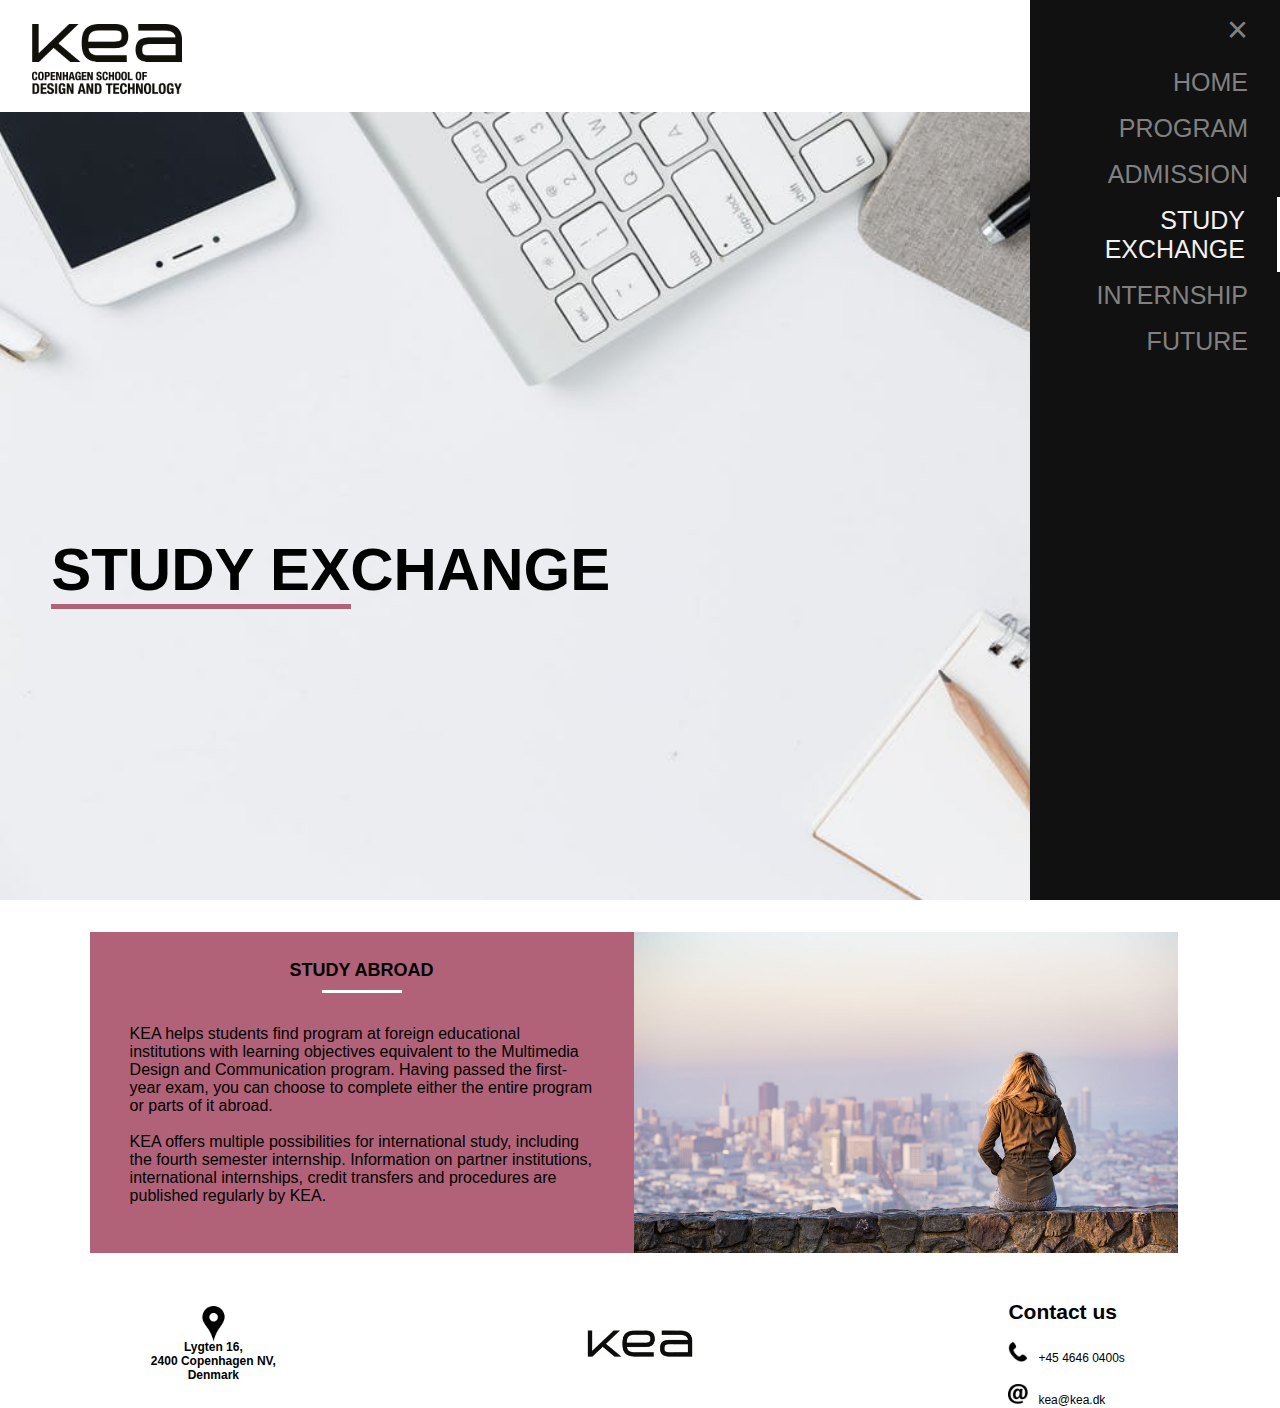
<file: abroad.html>
<!DOCTYPE html>
<html lang="en">

<head>
    <meta charset="utf-8">
    <meta name="viewport" content="width=device-width, initial-scale=1.0">
    <title>MMD Curriculum</title>
    <link rel="stylesheet" href="style.css">
</head>

<body onscroll="closeNav()">
    <header> <img class="logo" src="images/logo.png" />
        <span onclick="openNav()" class="burger-menu">&#9776;</span>
        <nav id="sidenav" class="main-nav"> <a href="#" class="closebtn" onclick="closeNav()">&times;</a> <a href="index.html">HOME</a> <a href="program.html">PROGRAM</a> <a href="admission.html">ADMISSION</a> <a href="abroad.html" class="highlighted">STUDY EXCHANGE</a>
            <a href="internship.html">INTERNSHIP</a>
            <a href="future.html">FUTURE</a>
        </nav>
        <!--- this div is gonna be the background img-->
    </header>
    <div onclick="closeNav()">
    <div class="wfb backImg" id="exchange">
        <!---  <img class="background" src="" alt="background picture" />
--->
        <div class="title">
            <h1>STUDY EXCHANGE
                <div class="abroad-line"></div>
            </h1>
        </div>
    </div>
    <section class="grid">
        <div class="img-style img-7">
        </div>
        <div class="wf contLeft color-6">
            <h1>STUDY ABROAD</h1>
            <div class="line"></div>
            <p class="">KEA helps students find program at foreign educational institutions with learning objectives equivalent to the Multimedia Design and Communication program. Having passed the first-year exam, you can choose to complete either the entire program or parts of it abroad.<br>
                <br> KEA offers multiple possibilities for international study, including the fourth semester internship. Information on partner institutions, international internships, credit transfers and procedures are published regularly by KEA.

            </p>


        </div>

    </section>

    <footer>
        <div>
            <img class="iconLocation" src="images/11205-200.png">

            <a href="https://www.google.dk/maps/place/KEA+Copenhagen+School+of+Design+and+Technology+-+K%C3%B8benhavns+Erhvervsakademi/@55.7051535,12.5362084,17z/data=!4m8!1m2!2m1!1skea+lygten+16!3m4!1s0x0:0x4f1c40b349cd8482!8m2!3d55.7063711!4d12.53913">
                <h3>Lygten 16, <br>2400 Copenhagen NV, <br>Denmark
                </h3>
            </a>
        </div>

        <div>
            <img class="footerLogo" src="images/logo-footer.png">
        </div>

        <div>
            <h2>Contact us
            </h2>
            <a href="tel:+45 4646 0400"><img class="icons" src="images/phone.png">+45 4646 0400s</a>
            <br><br>
            <a href="mailto:kea@kea.dk"><img class="icons" src="images/email.png">kea@kea.dk</a>
        </div>
    </footer>

    <script src="script.js"></script>
     </div>
</body>

</html>
</file>
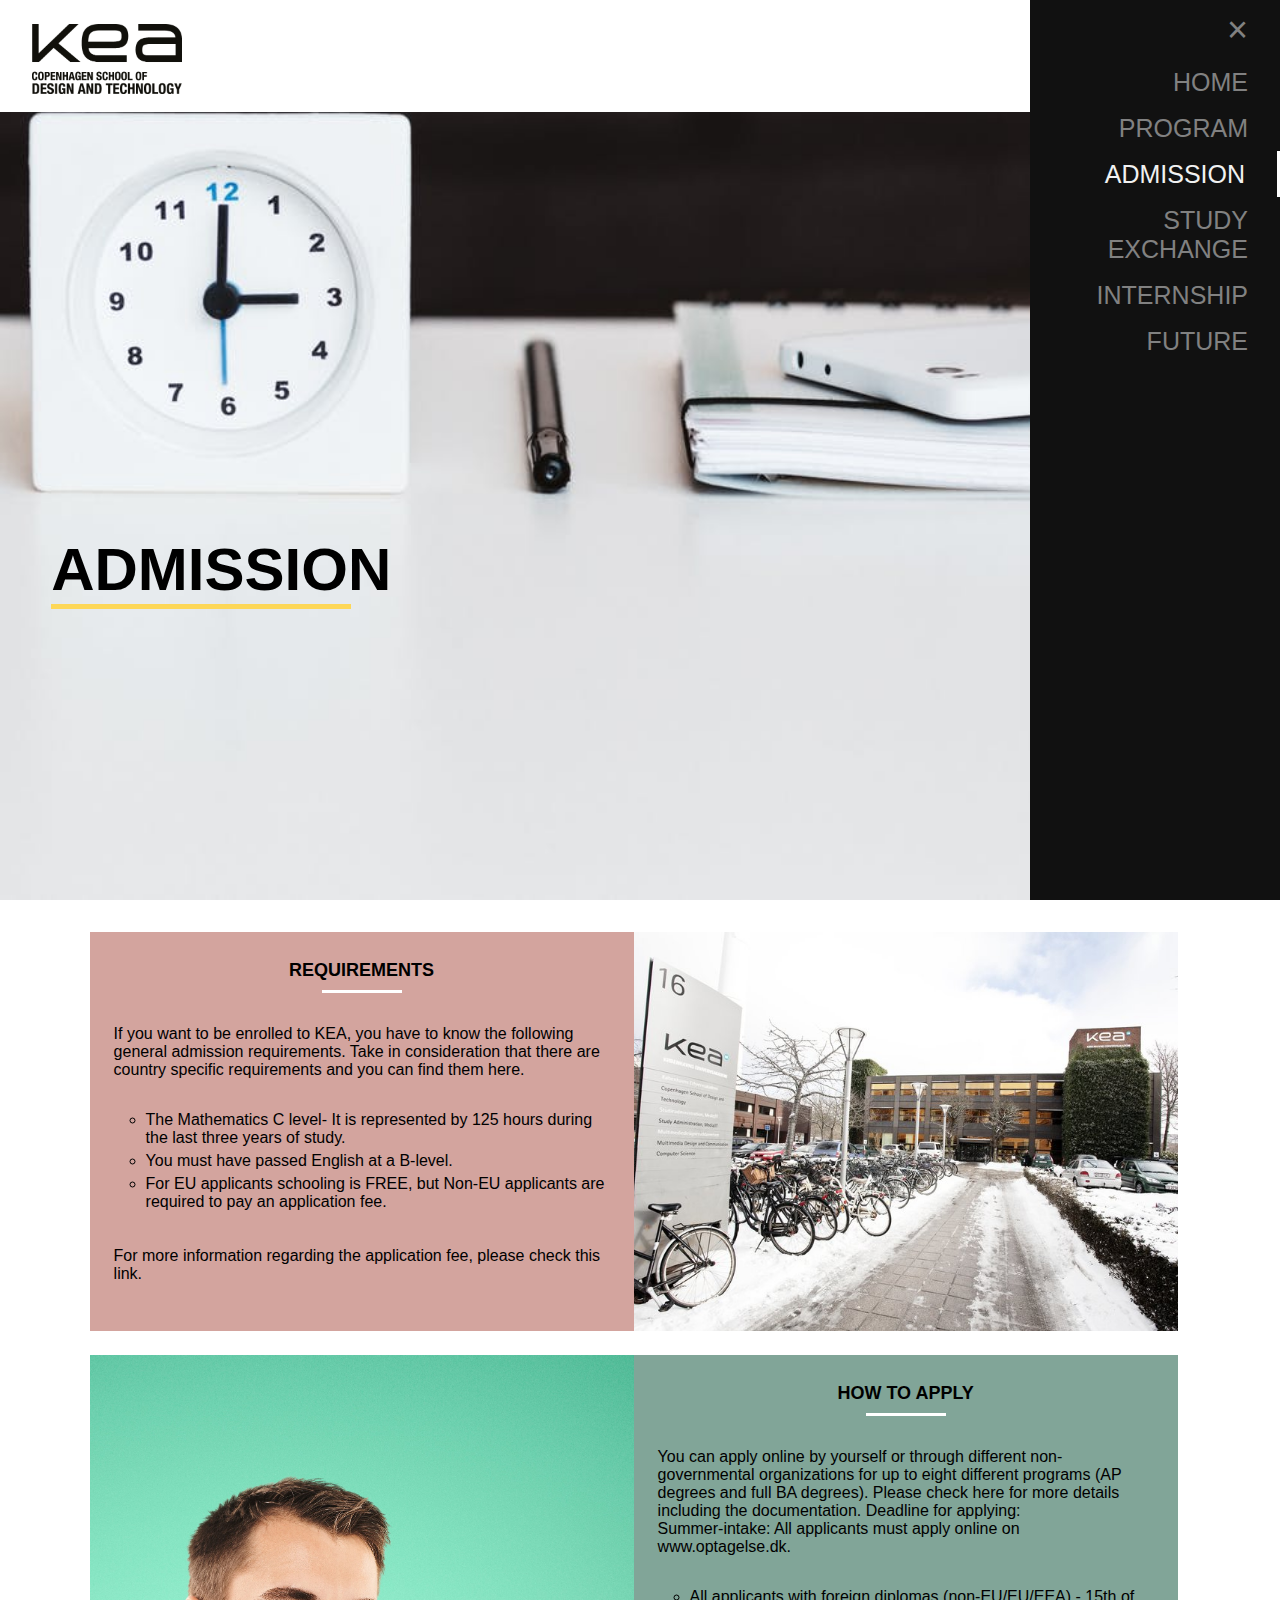
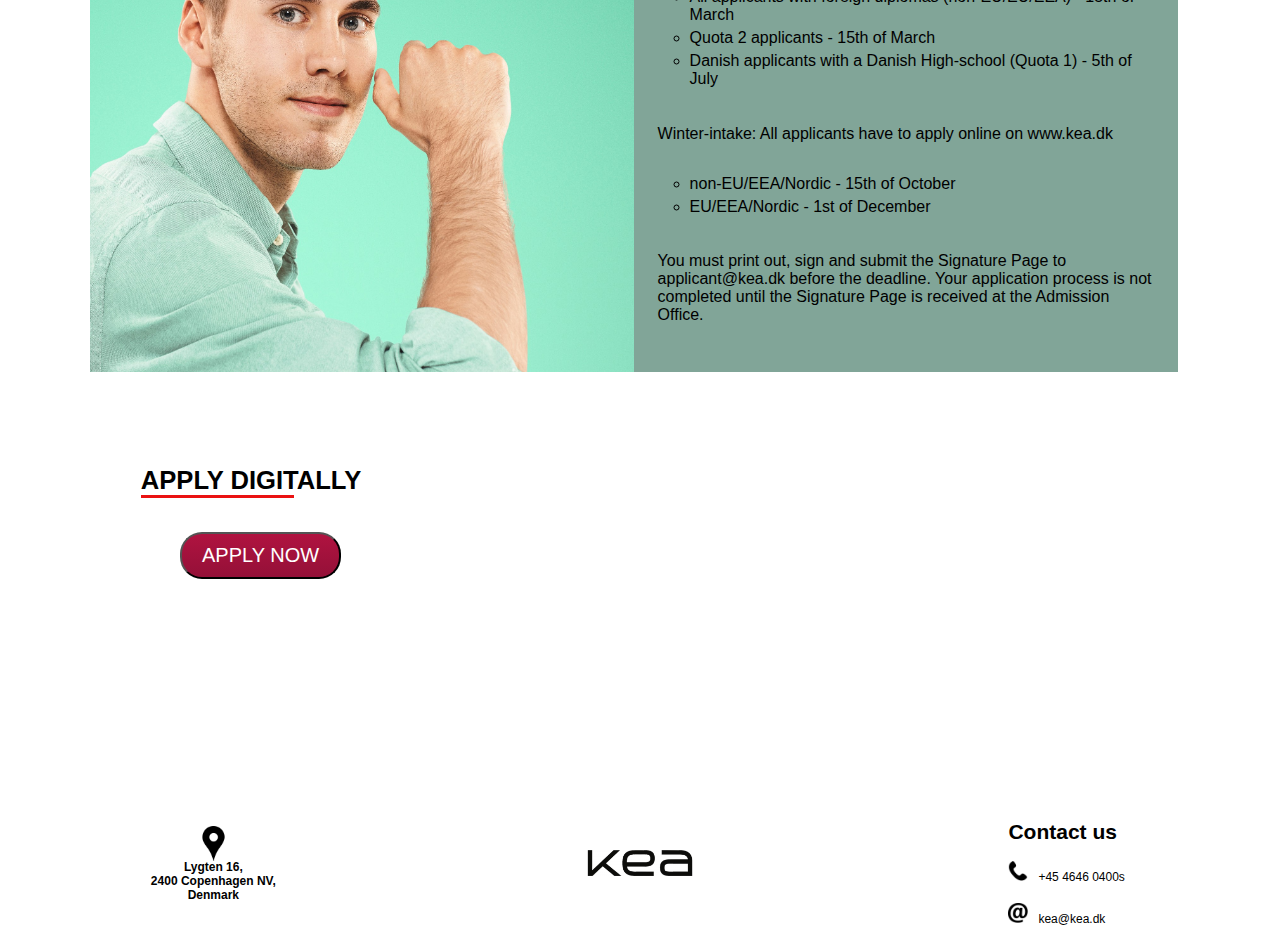
<file: admission.html>
<!DOCTYPE html>
<html lang="en">

<head>
    <meta charset="utf-8">
    <meta name="viewport" content="width=device-width, initial-scale=1.0">
    <title>MMD Curriculum</title>
    <link rel="stylesheet" href="style.css">
</head>

<body onscroll="closeNav()">
    <header> <img class="logo" src="images/logo.png" />
        <span onclick="openNav()" class="burger-menu">&#9776;</span>
         <nav id="sidenav" class="main-nav"> <a href="#" class="closebtn" onclick="closeNav()">&times;</a> <a href="index.html">HOME</a> <a href="program.html">PROGRAM</a>
        <a href="admission.html"  class="highlighted">ADMISSION</a>
        <a href="abroad.html">STUDY EXCHANGE</a>
        <a href="internship.html">INTERNSHIP</a>
        <a href="future.html">FUTURE</a>
   </nav>

        <!--- this div is gonna be the background img-->
    </header>
    <div onclick="closeNav()">
    <div class="wfb backImg" id="admission-bg">
        <!---  <img class="background" src="" alt="background picture" />
--->
        <div class="title">
            <h1>ADMISSION <div class="admission-line"></div></h1>
        </div>
    </div>

    <section class="grid">
       <div class="img-style img-5">
           </div>
        <div class="wf contLeft color-4">
            <h1>REQUIREMENTS</h1>
            <div class="line"></div>
            <p class="">If you want to be enrolled to KEA, you have to know the following general admission requirements. Take in consideration that there are country specific requirements and you can find them here.

            </p>
            <ul>
                <li>The Mathematics C level- It is represented by 125 hours during the last three years of study. </li>
                <li>You must have passed English at a B-level. </li>
                <li>For EU applicants schooling is FREE, but Non-EU applicants are required to pay an application fee.</li>
            </ul>

            <p class="">For more information regarding the application fee, please check this link.
            </p>

        </div>
         <div class="img-style img-6">
             </div>
        <div class="wf contRight color-5">
            <h1>HOW TO APPLY</h1>
            <div class="line"></div>
            <p class="">You can apply online by yourself or through different non-governmental organizations for up to eight different programs (AP degrees and full BA degrees). Please check here for more details including the documentation. Deadline for applying:<br> Summer-intake: All applicants must apply online on www.optagelse.dk. </p>
                <ul>
                    <li>All applicants with foreign diplomas (non-EU/EU/EEA) - 15th of March</li>
                    <li>Quota 2 applicants - 15th of March </li>
                    <li>Danish applicants with a Danish High-school (Quota 1) - 5th of July </li>
                </ul>
                <p>Winter-intake: All applicants have to apply online on www.kea.dk
                </p>

                <ul>
                    <li>non-EU/EEA/Nordic - 15th of October
                    </li>
                    <li>EU/EEA/Nordic - 1st of December </li>
                </ul>

                <p>
                    You must print out, sign and submit the Signature Page to applicant@kea.dk before the deadline. Your application process is not completed until the Signature Page is received at the Admission Office.

                </p>

        </div>
    </section>

    <section class="apply">

        <h1 class="titleApp">APPLY DIGITALLY<div class="admission2-line"></div></h1>
       <button class="btn"><a href="http://www.kea.dk/en/en/study-at-kea/new-applicant/how-to-apply-ap-ba-degrees/
">APPLY NOW</a></button></section>


    <footer>
        <div>
            <img class="iconLocation" src="images/11205-200.png">

            <a href="https://www.google.dk/maps/place/KEA+Copenhagen+School+of+Design+and+Technology+-+K%C3%B8benhavns+Erhvervsakademi/@55.7051535,12.5362084,17z/data=!4m8!1m2!2m1!1skea+lygten+16!3m4!1s0x0:0x4f1c40b349cd8482!8m2!3d55.7063711!4d12.53913">
                <h3>Lygten 16, <br>2400 Copenhagen NV, <br>Denmark
                </h3>
            </a>
        </div>

        <div>
            <img class="footerLogo" src="images/logo-footer.png">
        </div>

        <div>
            <h2>Contact us
            </h2>
            <a href="tel:+45 4646 0400"><img class="icons" src="images/phone.png">+45 4646 0400s</a>
            <br><br>
            <a href="mailto:kea@kea.dk"><img class="icons" src="images/email.png">kea@kea.dk</a>
        </div>
    </footer>

    <script src="script.js"></script>
      </div>
</body>

</html>
</file>
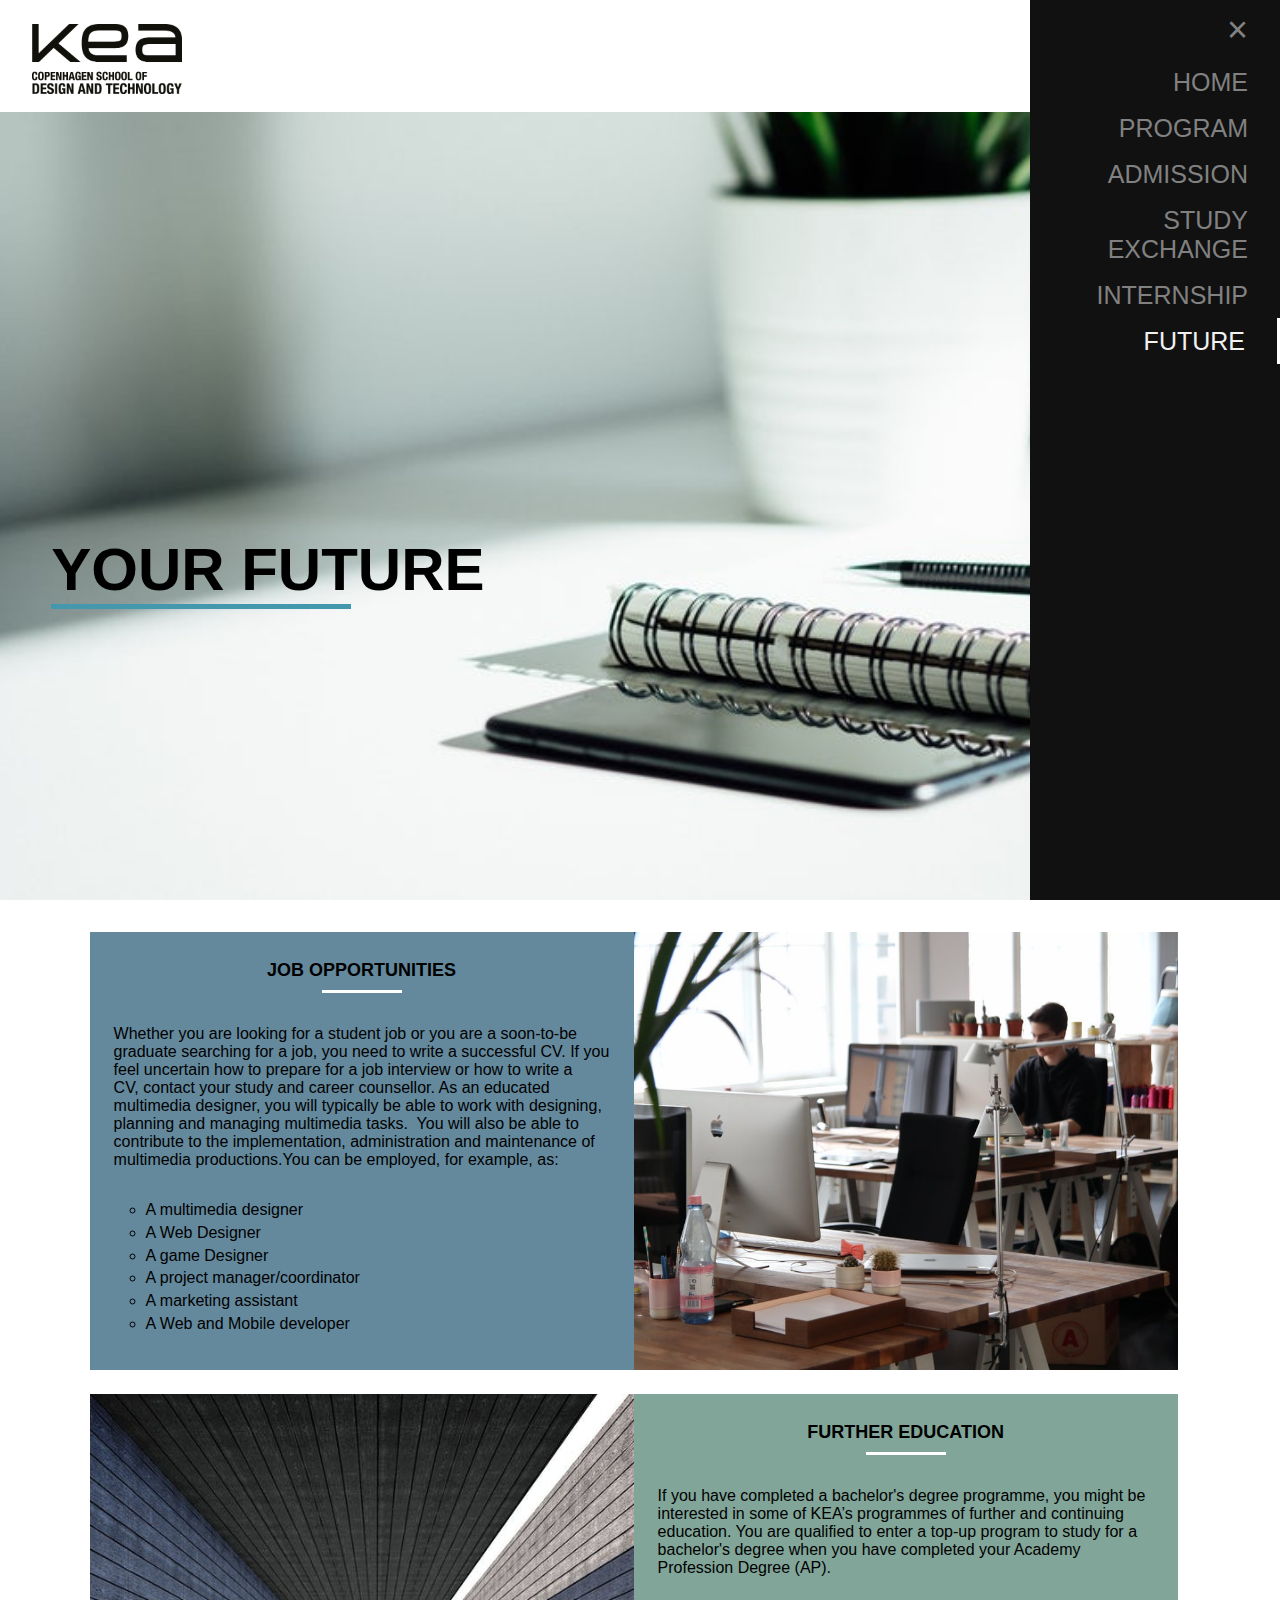
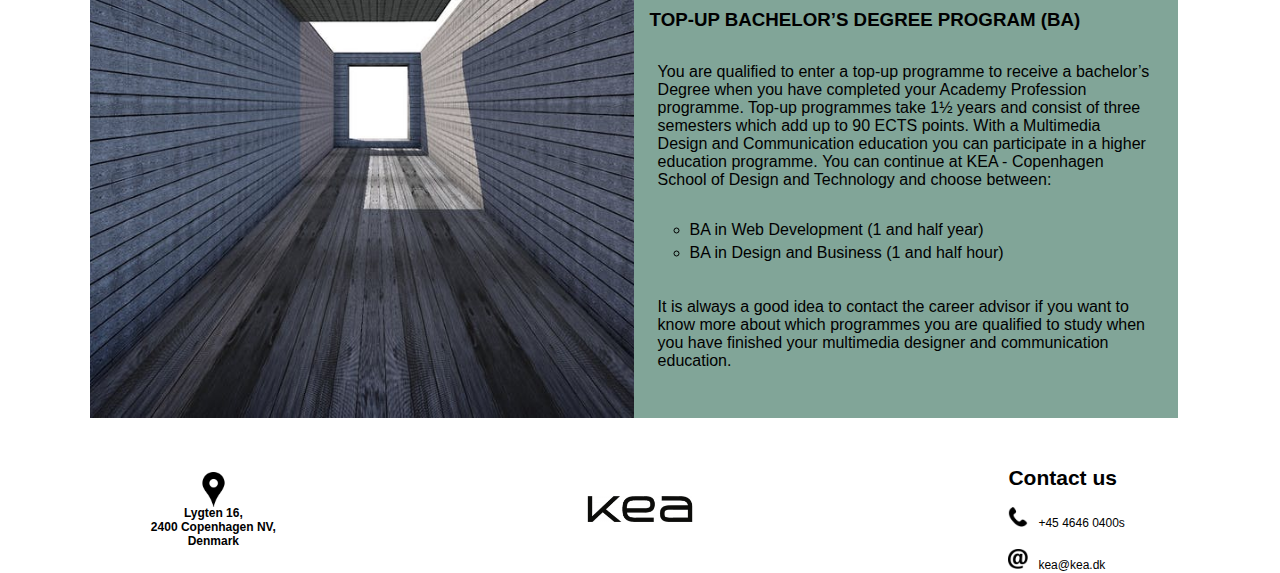
<file: future.html>
<!DOCTYPE html>
<html lang="en">

<head>
    <meta charset="utf-8">
    <meta name="viewport" content="width=device-width, initial-scale=1.0">
    <title>MMD Curriculum</title>
    <link rel="stylesheet" href="style.css">
</head>

<body onscroll="closeNav()">
    <header> <img class="logo" src="images/logo.png" />
        <span onclick="openNav()" class="burger-menu">&#9776;</span>
  <nav id="sidenav" class="main-nav"> <a href="#" class="closebtn" onclick="closeNav()">&times;</a> <a href="index.html">HOME</a>
       <a href="program.html">PROGRAM</a>
        <a href="admission.html">ADMISSION</a>
        <a href="abroad.html">STUDY EXCHANGE</a>
        <a href="internship.html">INTERNSHIP</a>
        <a href="future.html" class="highlighted">FUTURE</a>
   </nav>

        <!--- this div is gonna be the background img-->
    </header>
    <div onclick="closeNav()">
    <div class="wfb backImg" id="future-header">
        <!---  <img class="background" src="" alt="background picture" />
--->
        <div class="title">
            <h1>YOUR FUTURE<div class="future-line"></div></h1>
        </div>
    </div>
    <section class="grid">
       <div class="img-style img-9">
           </div>
        <div class="wf contLeft color-8">
            <h1>JOB OPPORTUNITIES</h1>
            <div class="line"></div>
            <p class="">Whether you are looking for a student job or you are a soon-to-be graduate searching for a job, you need to write a successful CV. If you feel uncertain how to prepare for a job interview or how to write a CV, contact your study and career counsellor. As an educated multimedia designer, you will typically be able to work with designing, planning and managing multimedia tasks.  You will also be able to contribute to the implementation, administration and maintenance of multimedia productions.You can be employed, for example, as:</p>
            <ul>
                <li>A multimedia designer</li>
                <li>A Web Designer</li>
                <li>A game Designer</li>
                <li>A project manager/coordinator</li>
                <li>A marketing assistant</li>
                <li>A Web and Mobile developer</li>
            </ul>



        </div>
         <div class="img-style img-10">
             </div>
        <div class="wf contRight color-9">
            <h1>FURTHER EDUCATION</h1>
            <div class="line"></div>
            <p class="">
                If you have completed a bachelor's degree programme, you might be interested in some of KEA’s programmes of further and continuing education. You are qualified to enter a top-up program to study for a bachelor's degree when you have completed your Academy Profession Degree (AP).</p>
            <h3>TOP-UP BACHELOR’S DEGREE PROGRAM (BA)</h3>
            <p>You are qualified to enter a top-up programme to receive a bachelor’s Degree when you have completed your Academy Profession programme. Top-up programmes take 1½ years and consist of three semesters which add up to 90 ECTS points. With a Multimedia Design and Communication education you can participate in a higher education programme. You can continue at KEA - Copenhagen School of Design and Technology and choose between:</p>

            <ul>
                <li>BA in Web Development (1 and half year)</li>
                <li>BA in Design and Business (1 and half hour)</li>
            </ul>

            <p>It is always a good idea to contact the career advisor if you want to know more about which programmes you are qualified to study when you have finished your multimedia designer and communication education.
            </p>

        </div>
    </section>

    <footer>
        <div>
            <img class="iconLocation" src="images/11205-200.png">

            <a href="https://www.google.dk/maps/place/KEA+Copenhagen+School+of+Design+and+Technology+-+K%C3%B8benhavns+Erhvervsakademi/@55.7051535,12.5362084,17z/data=!4m8!1m2!2m1!1skea+lygten+16!3m4!1s0x0:0x4f1c40b349cd8482!8m2!3d55.7063711!4d12.53913">
                <h3>Lygten 16, <br>2400 Copenhagen NV, <br>Denmark
                </h3>
            </a>
        </div>

        <div>
            <img class="footerLogo" src="images/logo-footer.png">
        </div>

        <div>
            <h2>Contact us
            </h2>
            <a href="tel:+45 4646 0400"><img class="icons" src="images/phone.png">+45 4646 0400s</a>
            <br><br>
            <a href="mailto:kea@kea.dk"><img class="icons" src="images/email.png">kea@kea.dk</a>
        </div>
    </footer>
    <script src="script.js"></script>
    </div>
</body>

</html>
</file>
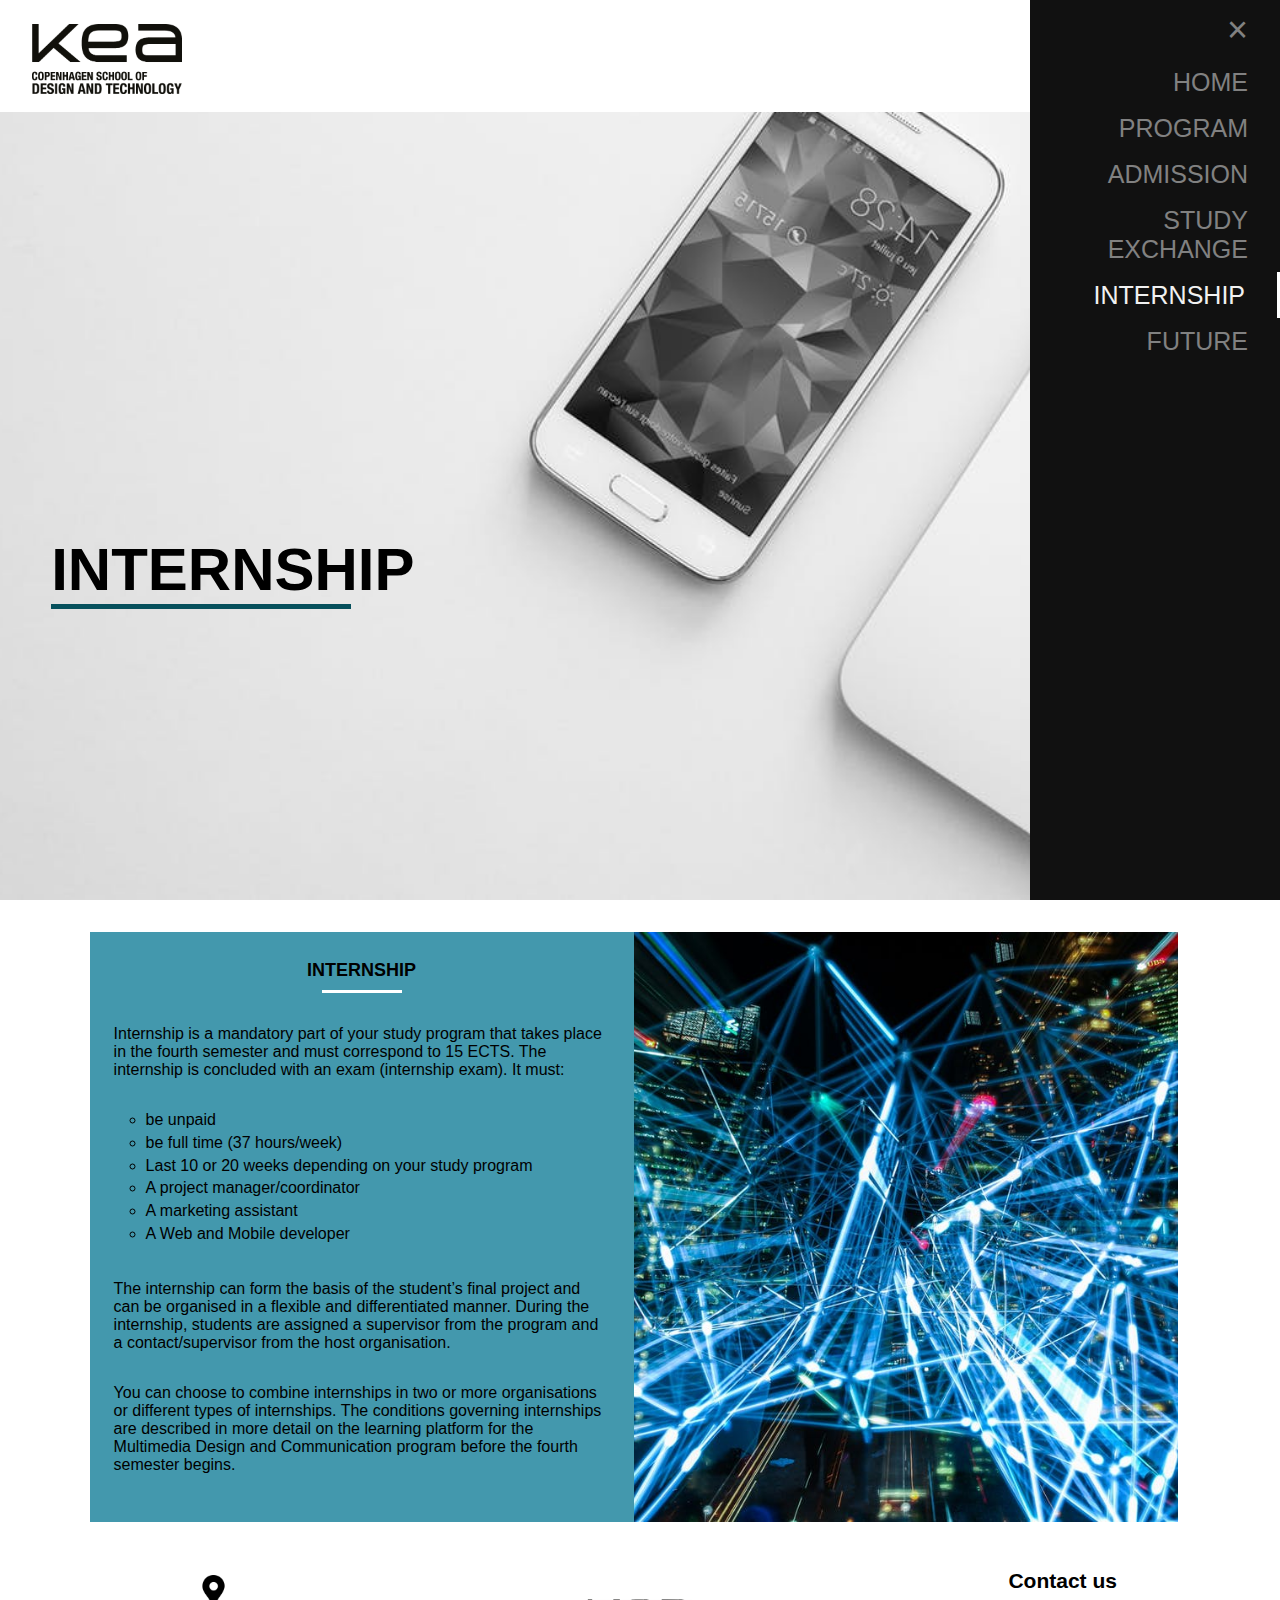
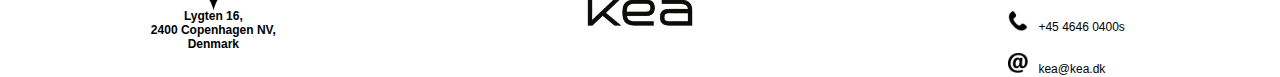
<file: internship.html>
<!DOCTYPE html>
<html lang="en">

<head>
    <meta charset="utf-8">
    <meta name="viewport" content="width=device-width, initial-scale=1.0">
    <title>MMD Curriculum</title>
    <link rel="stylesheet" href="style.css">
</head>

<body onscroll="closeNav()">
    <header> <img class="logo" src="images/logo.png" />
        <span onclick="openNav()" class="burger-menu">&#9776;</span>
        <nav id="sidenav" class="main-nav"> <a href="#" class="closebtn" onclick="closeNav()">&times;</a> <a href="index.html">HOME</a> <a href="program.html">PROGRAM</a>   <a href="admission.html">ADMISSION</a>   <a href="abroad.html">STUDY EXCHANGE</a>
        <a href="internship.html" class="highlighted">INTERNSHIP</a> <a href="future.html">FUTURE</a>
   </nav>

        <!--- this div is gonna be the background img-->
    </header>
    <div onclick="closeNav()">
    <div class="wfb backImg" id="internship">
        <!---  <img class="background" src="" alt="background picture" />
--->
        <div class="title">
            <h1>INTERNSHIP<div class="internship-line"></div></h1>
        </div>
    </div>
    <section class="grid">
        <div class="img-style img-8"></div>
        <div class="wf contLeft color-7">
            <h1>INTERNSHIP</h1>
            <div class="line"></div>
            <p class="">Internship is a mandatory part of your study program that takes place in the fourth semester and must correspond to 15 ECTS. The internship is concluded with an exam (internship exam).
It must:</p>
            <ul>
                <li>be unpaid</li>
                <li>be full time (37 hours/week)</li>
                <li>Last 10 or 20 weeks depending on your study program
</li>
                <li>A project manager/coordinator</li>
                <li>A marketing assistant</li>
                <li>A Web and Mobile developer</li>
            </ul>

<p>The internship can form the basis of the student’s final project and can be organised in a flexible and differentiated manner. During the internship, students are assigned a supervisor from the program and a contact/supervisor from the host organisation.</p>
<p>You can choose to combine internships in two or more organisations or different types of internships.
The conditions governing internships are described in more detail on the learning platform for the Multimedia Design and Communication program before the fourth semester begins. </p>




        </div>

    </section>

    <footer>
        <div>
            <img class="iconLocation" src="images/11205-200.png">

            <a href="https://www.google.dk/maps/place/KEA+Copenhagen+School+of+Design+and+Technology+-+K%C3%B8benhavns+Erhvervsakademi/@55.7051535,12.5362084,17z/data=!4m8!1m2!2m1!1skea+lygten+16!3m4!1s0x0:0x4f1c40b349cd8482!8m2!3d55.7063711!4d12.53913">
                <h3>Lygten 16, <br>2400 Copenhagen NV, <br>Denmark
                </h3>
            </a>
        </div>

        <div>
            <img class="footerLogo" src="images/logo-footer.png">
        </div>

        <div>
            <h2>Contact us
            </h2>
            <a href="tel:+45 4646 0400"><img class="icons" src="images/phone.png">+45 4646 0400s</a>
            <br><br>
            <a href="mailto:kea@kea.dk"><img class="icons" src="images/email.png">kea@kea.dk</a>
        </div>
    </footer>

    <script src="script.js"></script>
    </div>
</body>

</html>
</file>
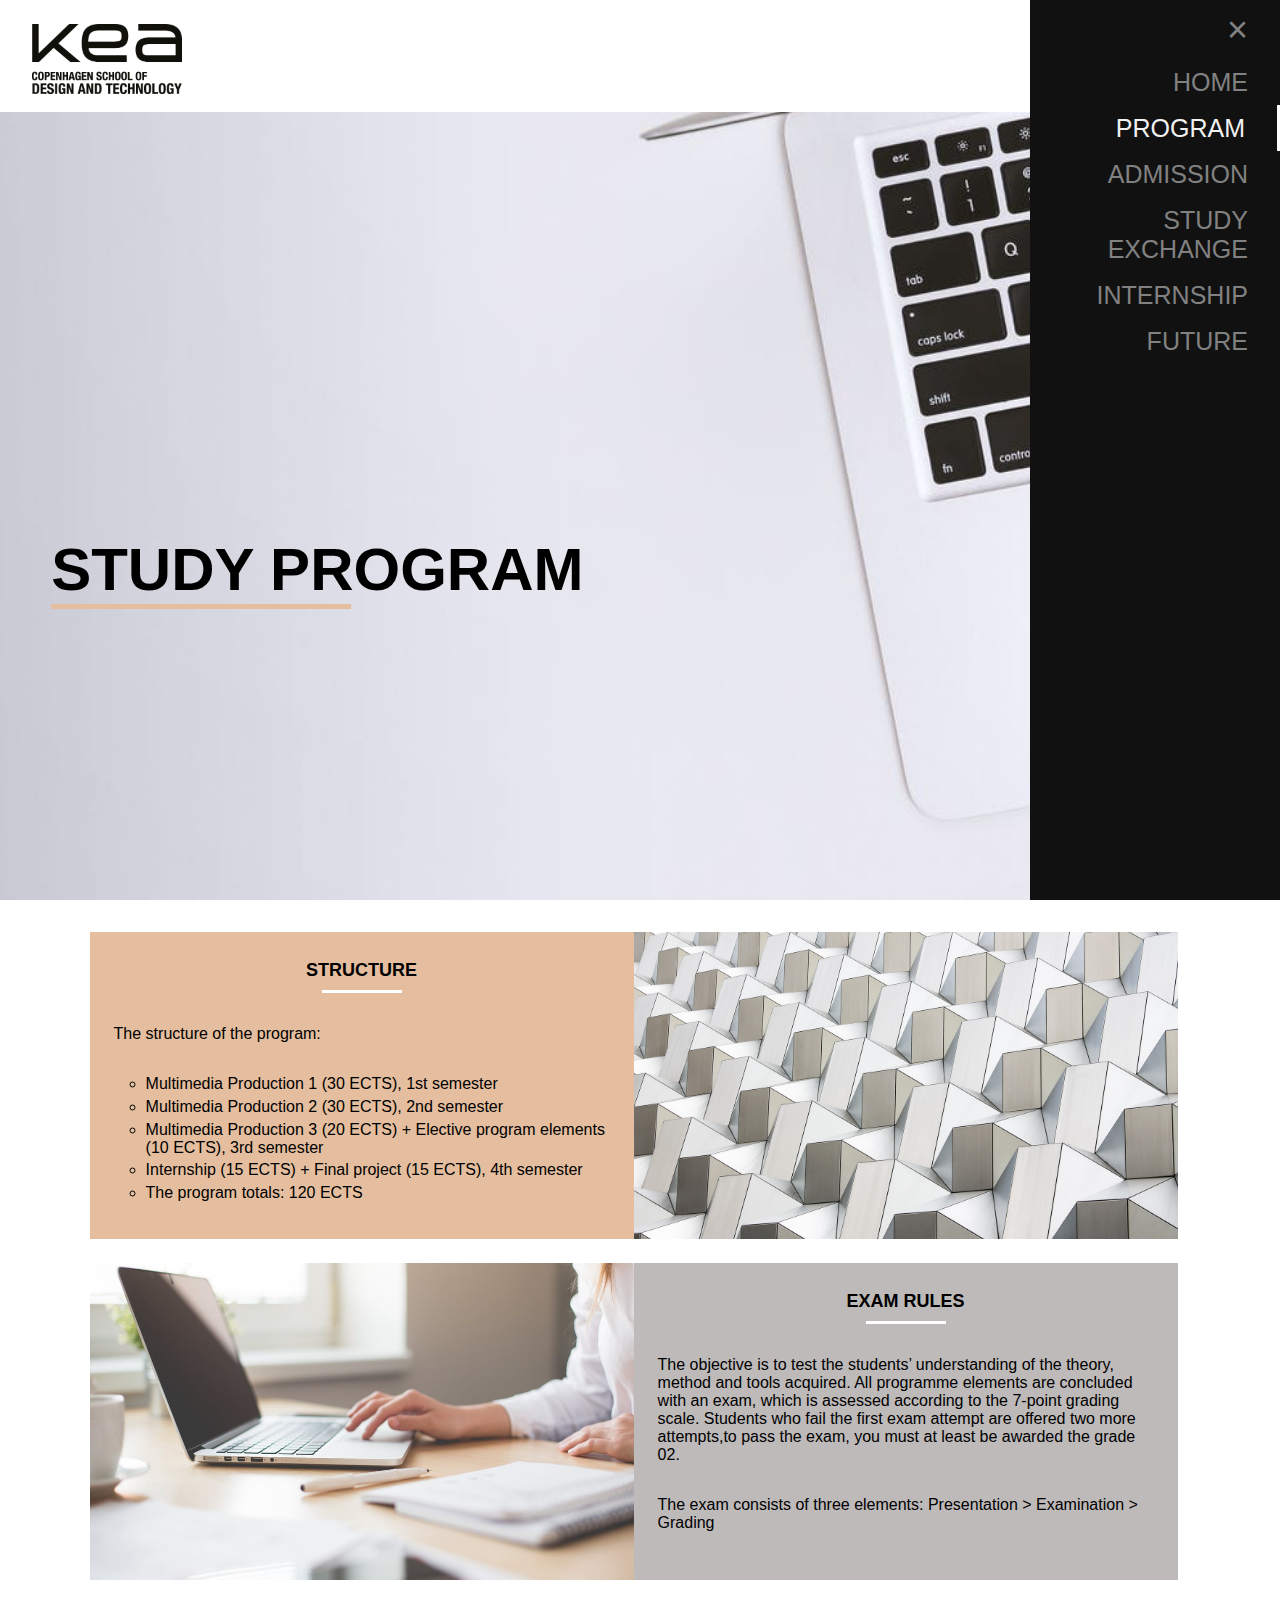
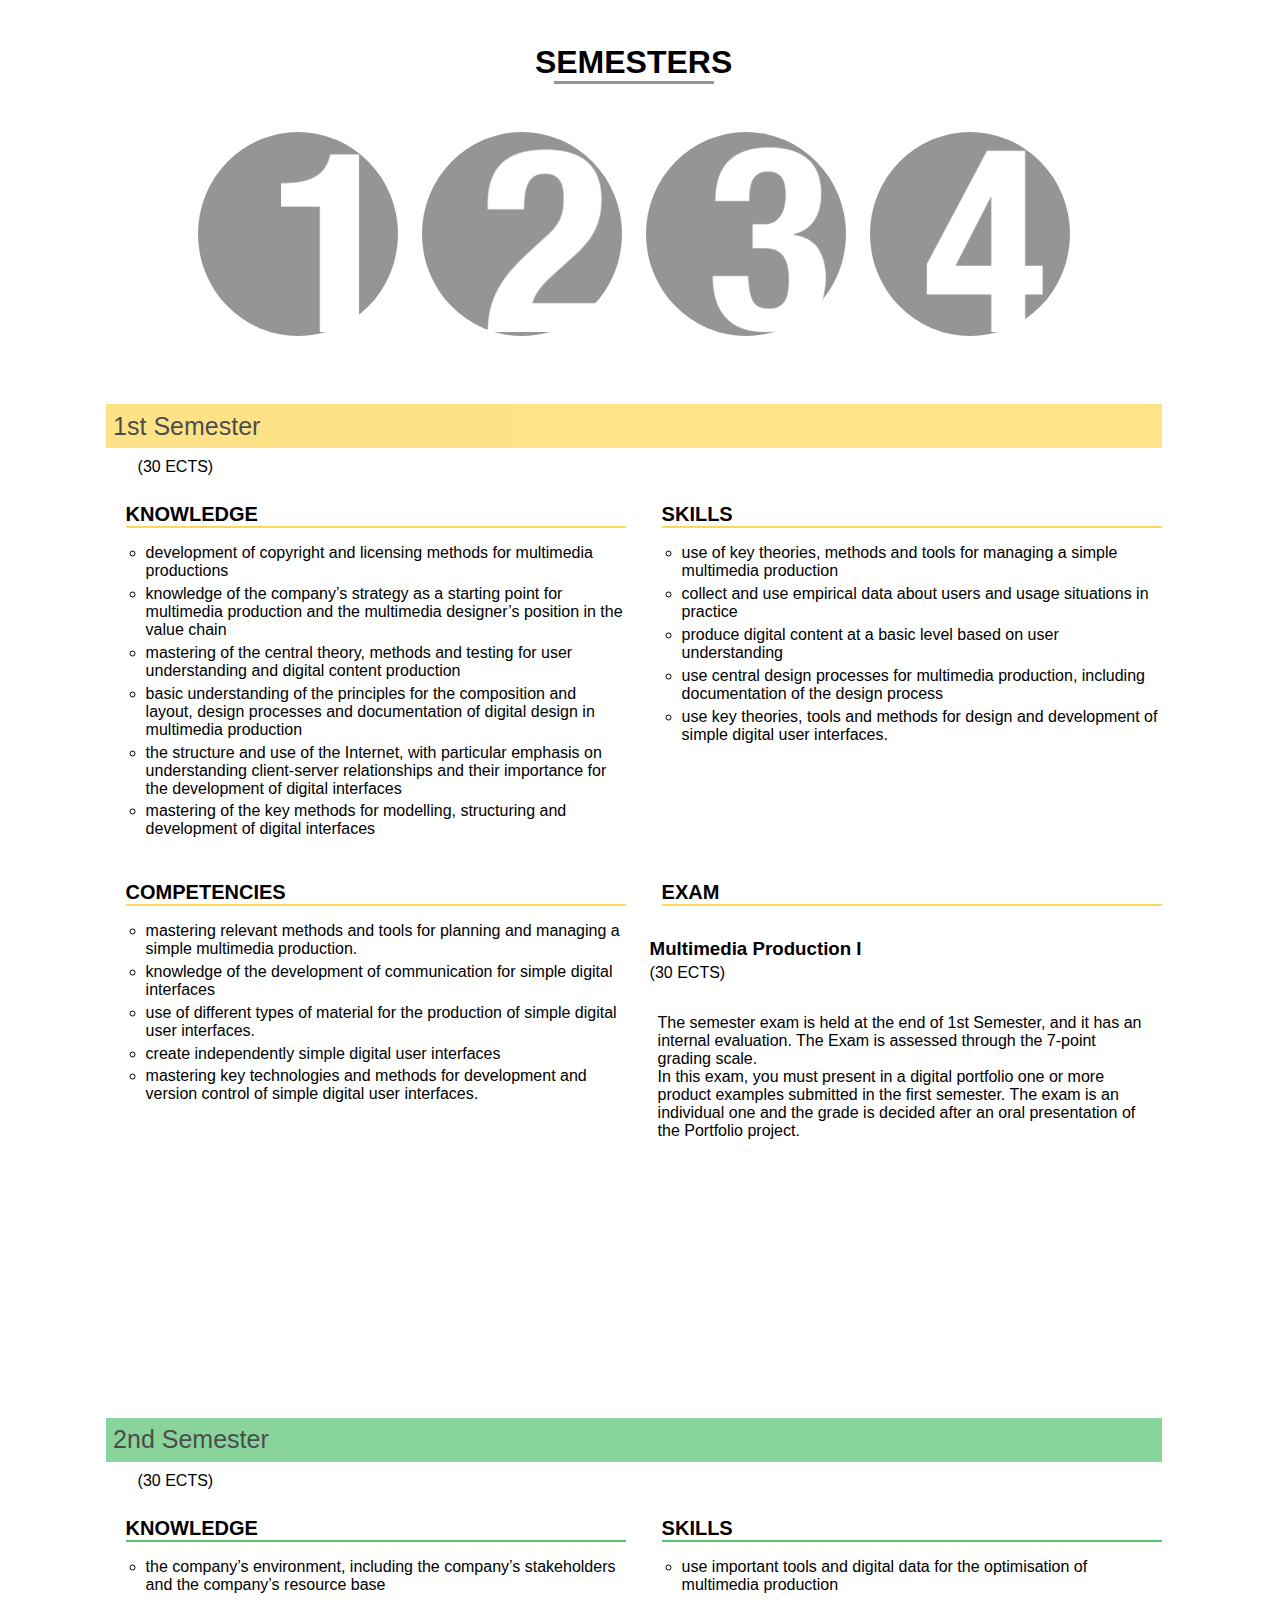
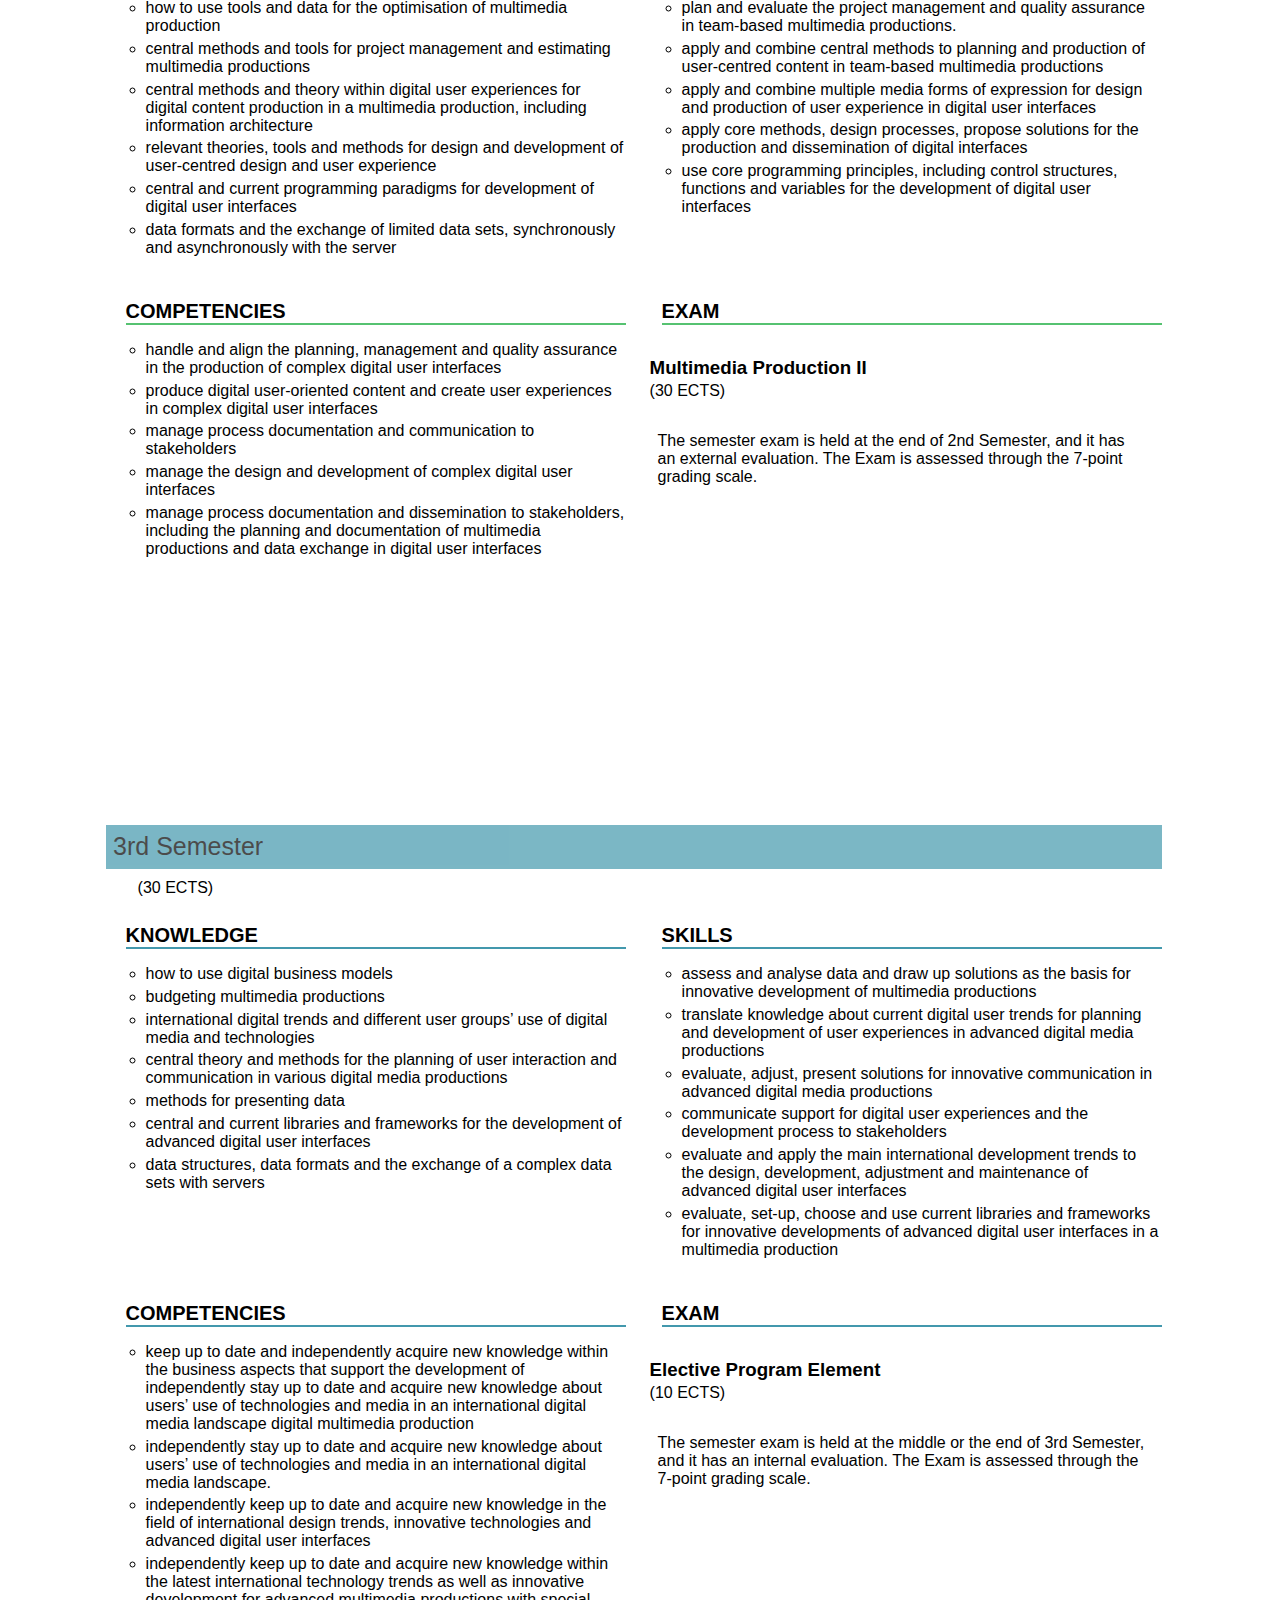
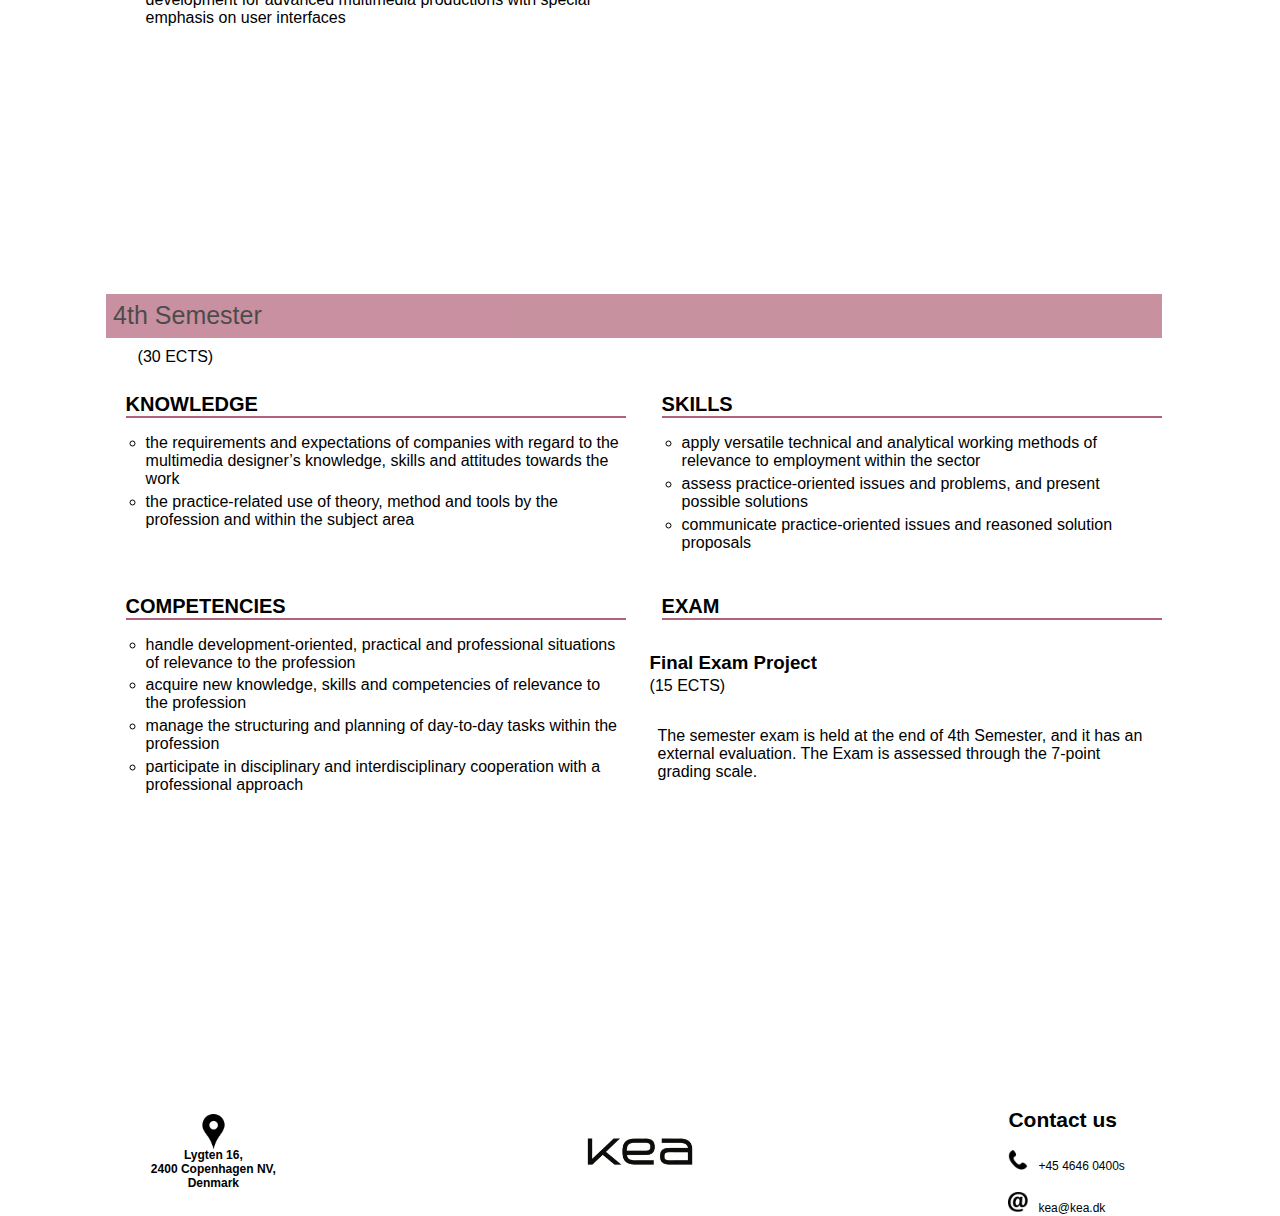
<file: program.html>
<!DOCTYPE html>
<html lang="en">

<head>
    <meta charset="utf-8">
    <meta name="viewport" content="width=device-width, initial-scale=1.0">
    <title>MMD Curriculum</title>
    <link rel="stylesheet" href="style.css">
</head>

<body>
    <!---- NAV --->
    <header>
        <img class="logo" src="images/logo.png" />

        <span onclick="openNav()" class="burger-menu">&#9776;</span>
          <nav id="sidenav" class="main-nav"> <a href="#" class="closebtn" onclick="closeNav()">&times;</a>
        <a href="index.html">HOME</a>
       <a href="program.html"  class="highlighted">PROGRAM</a>
        <a href="admission.html">ADMISSION</a>
        <a href="abroad.html">STUDY EXCHANGE</a>
        <a href="internship.html">INTERNSHIP</a>
        <a href="future.html">FUTURE</a>
   </nav>

        <!--- this div is gonna be the background img-->
    </header>
<div onclick="closeNav()">
    <div class="wfb backImg" id="program">
        <!---  <img class="background" src="" alt="background picture" />
--->
        <div class="title">
            <h1>STUDY PROGRAM <div class="program-line"></div></h1>

        </div>
    </div>
 <section class="grid">
      <div class="img-style img-3">
       </div>
        <div class="wf contLeft color-2">
            <h1>STRUCTURE
            </h1><div class="line"></div>
            <p class="intro">The structure of the program:</p> <ul>
                <li>Multimedia Production 1 (30 ECTS), 1st semester</li>
                <li>Multimedia Production 2 (30 ECTS), 2nd semester</li>
                <li>Multimedia Production 3 (20 ECTS) + Elective program elements (10 ECTS), 3rd semester</li>
                <li>Internship (15 ECTS) + Final project (15 ECTS), 4th semester</li>
                <li>The program totals: 120 ECTS</li>
            </ul>




        </div>
        <div class="img-style img-4">
            </div>
        <div class="wf contRight color-3">
            <h1>EXAM RULES</h1>
            <div class="line"></div>
            <p class="">The objective is to test the students’ understanding of the theory, method and tools acquired. All programme elements are concluded with an exam, which is assessed according to the 7-point grading scale. Students who fail the first exam attempt are offered two more attempts,to pass the exam, you must at least be awarded the grade 02.</p>
<p>The exam consists of three elements:
Presentation > Examination > Grading</p>
        </div>
    </section>

   <h1 class="semTitle">SEMESTERS<div class="line red"></div></h1>

    <aside class="circle">
        <div class="sem1"><a href="#sem0"><img src="images/sem1.png"/></a></div>
        <div class="sem2"><a href="#sem1"><img src="images/sem2.png"/></a></div>
        <div class="sem3"><a href="#sem2"><img src="images/sem3.png"/></a></div>
        <div class="sem4"><a href="#sem3"><img src="images/sem4.png"/></a></div>


    </aside>

    <main class="semesters">
        <a id="sem0"></a>




    </main>

    <footer>
        <div>
            <img class="iconLocation" src="images/11205-200.png">

            <a href="https://www.google.dk/maps/place/KEA+Copenhagen+School+of+Design+and+Technology+-+K%C3%B8benhavns+Erhvervsakademi/@55.7051535,12.5362084,17z/data=!4m8!1m2!2m1!1skea+lygten+16!3m4!1s0x0:0x4f1c40b349cd8482!8m2!3d55.7063711!4d12.53913">
                <h3>Lygten 16, <br>2400 Copenhagen NV, <br>Denmark
                </h3>
            </a>
        </div>

        <div>
            <img class="footerLogo" src="images/logo-footer.png">
        </div>

        <div>
            <h2>Contact us
            </h2>
            <a href="tel:+45 4646 0400"><img class="icons" src="images/phone.png">+45 4646 0400s</a>
            <br><br>
            <a href="mailto:kea@kea.dk"><img class="icons" src="images/email.png">kea@kea.dk</a>
        </div>
    </footer>

    <template>


            <div class="semesterContainer">
                <h1 class="title-core-areas"><span class="semN"></span>Semester</h1><h4>(<span class="ects"></span> ECTS)</h4>
                <div class="CAgrid">
                    <div> <h2>KNOWLEDGE</h2>
                    <ul class="knowledge"></ul></div>
                    <div>
                    <h2>SKILLS</h2>
                    <ul class="skills"></ul></div>
                    <div><h2>COMPETENCIES</h2>
                    <ul class="competencies"></ul>
                    </div>
                    <div><h2>EXAM</h2>
<p class="examAppend"></p></div><a class="oppa">.</a>
                </div>




            </div>



    </template>
    <template class="examTem">
                   <div class="exam">
                       <h3><span class="examName"></span></h3><h4>(<span class="ectsEx"></span> ECTS)</h4>
                       <p class="examDes">The <span class="semN"></span> semester exam is held at the <span class="timeEx"></span>, and it has an <span class="evaluationEx"></span> evaluation. The Exam is assessed through the 7-point grading scale. <br><span class="shortDes"></span></p>
                   </div>
    </template>

    <script type="text/javascript" src="semesters.json"></script>

    <script type="text/javascript" src="program.js"></script>
</div>
</body>

</html>
</file>
<file: style.css>
#communicationP:before, #designP:before,#developmentP:before    {
   content: "";
   display: block;
   height: 4em;
   margin: -60px 0 0;
}
#businessP:before {
   content: "";
   display: block;
   height: 7em;
   margin: -60px 0 0;
}
#sem0:before {
   content: "";
   display: block;
   height: 6em;
   margin: -60px 0 0;
}

body {
    margin: 0;
    padding: 0;
    background-color: #FFF;
    font-family: "Helvetica Neue", "Arial", "Lato", sans-serif;
    overflow-x: hidden;
}

div.red {
    background-color: #969595;
}

a {text-decoration: none;
color: black;}

.oppa{color:white;
height:70px;}


.circle div {
     border-radius: 100%;
    background-color: #969595;
}

/****** SEMESTERS ********/
.circle div.sem1:hover {
     background-color: #FDD757;
}

.circle div.sem2:hover {
     background-color: #56C271;
}

.circle div.sem3:hover{
     background-color: #8E7FAE;
}


.circle div.sem4:hover {
     background-color: #B16278;
}


/******** CORE AREAS *********/
.circle div.business:hover {
     background-color: #6ECEB2;
}

.circle div.communication:hover {
     background-color: #B16278;
}

.circle div.design:hover {
     background-color: #fa9370;
}

.circle div.development:hover {
     background-color: #59cbe8;
}


#program {
    background-image: url(images/study_leptop.jpeg);
    background-position: center;
    background-repeat: no-repeat;
    background-attachment: scroll;
    background-size: cover;
    top: 0;
    margin-bottom: 2em;

}

#future-header {
    background-image: url(images/future_head.jpeg);
    background-position: center;
    background-repeat: no-repeat;
    background-attachment: scroll;
    background-size: cover;
    top: 0;
    margin-bottom: 2em;
}
#admission-bg {
    background-image: url(images/admition_header.jpeg);
    background-position: center;
    background-repeat: no-repeat;
    background-attachment: scroll;
    background-size: cover;
    top: 0;
    margin-bottom: 2em;

}

#exchange {
     background-image: url(images/exchange_header.jpeg);
    background-position: center;
    background-repeat: no-repeat;
    background-attachment: scroll;
    background-size: cover;
    top: 0;
    margin-bottom: 2em;
}
#internship {
     background-image: url(images/intersheep_header.png);
    background-position: center;
    background-repeat: no-repeat;
    background-attachment: scroll;
    background-size: cover;
     top: 0;
    margin-bottom: 2em;
}


.apply {

     background-image: url(images/admission_last.jpg);
   background-position:center;
    background-repeat: no-repeat;
    background-size:contain;
     width: 100%;
    max-width: 100%;
    overflow:hidden;
    height: 200px;
    position:relative;
    margin:0
}

.img-style {
    height: 125px;
    overflow: hidden;
    background-position: center;
    background-repeat: no-repeat;
    background-attachment: scroll;
    background-size: cover;
}

.first-img {
    background-image: url(images/librery.jpg);

}
.second-img {
    background-image: url(images/school1.jpeg);

}

.img-3 {
    background-image: url(images/geometric.jpeg)
}

.img-4 {
    background-image: url(images/exam_pic.jpeg)
}

.img-5 {
    background-image: url(images/admition_first.jpg)
}
.img-6 {
    background-image: url(images/admition_second.jpg);
     background-position: left;
}

.img-7 {
    background-image: url(images/exchange_stud.jpeg);
}
.img-8 {
    background-image: url(images/connection.jpeg);
}

.img-9 {
    background-image: url(images/desk_future.jpeg);
}

.img-10 {
    background-image: url(images/dimension.jpeg);
}
button a {
     text-decoration: none;
    color: white;

}

.color-0 {
     background-color: #ffb4aa;
}
.color-1 {
     background-color: #85DCBC;
}

.color-2 {
    background-color: #E4BE9E;
}

.color-3 {
    background-color: #BEBABA;
}

.color-4 {
    background-color: #D3A49E;
}

.color-5 {
    background-color: #81A598;
}

div.color-6 {
    background-color: #B16278;
    padding-left: 2em;
    padding-right: 2em;

}

.color-7 {
    background-color: #4398AD;
}

.color-8 {
    background-color: #64899D;
}

.color-9 {
    background-color: #81A598;
}

.btn {
  background: #b01340;
  background-image: linear-gradient(to bottom, #b01340, #941038);
  border-radius: 22px;
  font-family: "Helvetica Neue", "Arial", "Lato", sans-serif;
  color: #ffffff;
  font-size: 20px;
  padding: 10px 20px 10px 20px;
  text-decoration: none;

    position: sticky;
    top: 3em;
    left:2em;
    }

.btn:hover {
  background: #0e16b3;
  background-image: linear-gradient(to bottom, #0e16b3, #3498db);
  text-decoration: none;
}




section {
    margin-left:7vw;
margin-right:7vw;
}

main {
    margin-left:7vw;
margin-right:7vw;
}

aside {
    display: grid;
    width:20em;
   margin: auto;

    padding:1em;
    grid-template-columns: repeat(4,1fr);
    grid-gap: .5em;
}



video {
    position: relative;
    z-index: 0;
    display: block;
    width: 90%;
    margin: auto;
    padding: 4.5em 0 0;
}



.hide {display: none;}

.backImg {
    position: relative;
    top: 5em;
    height: 40vh;
    margin: 0;
}

.title {
    position: absolute;
    top: 20vh;
    left: 4vw;
    font-size: 10px;
}

.titleApp{position:absolute;
top:.5em;
    left:1.2em
}
header {
    position: fixed;
    background-color:#FFF;
    height: 5em;
    width: 100%;
    z-index: 111;
}

.logo {
    position: absolute;
    top: 20px;
    left: 20px;
    width: 90px;
    cursor: pointer;

}

main {

    margin-left: 2rem;
    margin-right: 2rem;

}

main.noGrid {
    display: block;
}



/* core Areas section */

.CoreAreaTitle {
    padding-top: 10vh;
    text-transform: uppercase;
    padding-left: 10vw;
}

.coreAreas img:hover {
    cursor: pointer;

}

.coreAreas img {

    width: 100%;

}

.coreAreas h2 {
    text-align: center;

}



.imgCA {
     height: 125px;
    overflow: hidden;
    background-position: center;
    background-repeat: no-repeat;
    background-attachment: scroll;
    background-size: cover;
}


.cont {padding: 1em;
padding-top:0em;
margin-top:.1em;}

.cont h2 {border-bottom: 2px solid;
    padding-bottom:.5em;
 }

/*animations CA*/

.moveMeUpCA {
    animation: moveMeUpCA 1s forwards ease;
    position:absolute;
    top:.2em;
    right: 0;
}


@keyframes moveMeUpCA {

    to {
        z-index: 111;
        width: 50vh;

    }


}


/*program structure page*/


.semTitle{
    margin: 2em 0 .5em 0;
    color:black;
text-align: center;
}

.circle div img {
    width: 100%;

}

.gridMe {
    display: grid;
    grid-template-columns: repeat(4, minmax(30px, 40px));
    grid-column-gap: .5em;
    position: fixed;
    max-width: 80px;
    left: 0;
}

.semesterContainer {
    background-color: white;
    margin: 1em;
    margin-bottom:2em;
}

/*animationsPR*/

.moveMeUp.gridMe {
    animation: moveMeUp 1s forwards ease;
    position:fixed;
    right: 1em;
    margin: auto;
    top:.5vh;

}

@keyframes moveMeUp {

    to {
        z-index:1111;

    }
}

.circle div:hover {
    cursor: pointer;
}

/*footer*/

footer {
    display: grid;
    grid-template-columns: repeat(3, 1fr);
    background-color: white;
    position: absolute;
    width: 100%;
    margin-top: 30px;


}

footer div {
    margin: auto;
    font-family: "Lato", sans-serif;


}

footer div h3 {
    color: black;
    font-size: 12px;
    text-decoration: none;
    text-align: center;
}

footer div h2 {
    font-size: 16px;
}

footer a {
    color: black;
    text-decoration: none;
    font-size: 12px;

}


.contact-us {
    margin-bottom: 5px;
}
.iconLocation {
    display: block;
    width: 25px;
    margin: auto;
    margin-top: 10px;
    margin-bottom: -5px;
}

.footerLogo {
   display:none;

}

.icons {
    width: 15px;
    margin: auto;
    margin-right: 10px;
    height: auto;
}

/***** NAVIGATION *****/

.burger-menu {
    font-size: 30px;
    cursor: pointer;
    position: fixed;
    z-index: 1;
    top: 10px;
    right: 30px;
}

.main-nav {
    height: 100%;
    width: 0;
    position: fixed;
    z-index: 1;
    top: 0;
    right: 0;
    background-color: #111;

}

.main-nav a {
    padding: 9px 32px 8px 8px;
    text-decoration: none;
    text-align: right;
    font-size: 25px;
    color: #818181;
    display: block;
}

a.highlighted {
    color: #f1f1f1;
    border-right: 3px solid #FFFFFF;
}

.main-nav a:hover {
    color: #f1f1f1;
    border-right: 3px solid #FFFFFF;

}

.main-nav a:first-child:hover {
    border: none;
}

.main-nav .closebtn {
    font-size: 36px;

}

.open {
    width: 100%;
}

.close {
    width: 0;
}

/*HOME*/

.contLeft{
    padding: 1em;
}

p {
    font-family: "Helvetica Neue", "Arial", sans-serif;
    font-weight: 300;
    color: black;
    padding: 0 .5em;
    margin: 2em 0;
}

ul {
    list-style-type:circle;
    font-family: "Helvetica Neue", "Arial", sans-serif;
    font-weight: 400;
    color: black;
}

ul li{padding-bottom:.3em;}

.semesterContainer ul, CAContainer ul {font-weight: 300}

section h1 {
    font-weight: bold;
    font-size: 18px;
    color: black;
    padding: 0 1em;
    text-align: center;
    margin-bottom: .5em;
}


.line{
    background-color: #FFFFFF;
    height: 3px;
    width: 5em;
    margin:auto;
}



section img {
    display: block;
    width: 100%;
}

.header-subtitle {
    font-size: 20px;
    font-family: "Helvetica Neue";
    font-weight: 300;
    color: grey;
    border-bottom: 1px solid;
    margin-left: 0.6em;
    margin-right: 0.6em;
    margin-bottom: 2em;

}

.contRight {
    padding: 1em;
}


.title-core-areas {

    font-size: 25px;
    font-weight: 400;
    padding: .3em .3em .3em;
    margin: 0em 0 .4em 0;
}

h1.title-CA {
    margin-left: 0vh;
}

.CAContainer h4, .semesterContainer h4 {margin-left:2em;
}

h4 {
    font-weight: 300;
    margin-top: 0;
}

.line-objectives {
    background-color: pink;
    height: 3px;
    width: 5em;
}

.line-knowledge {
    background-color: forestgreen;
}
.line-skills {
    background-color: darkblue;
}
.program-line {
    position: absolute;
    background-color:#E4BE9E;
    height: 3px;
    width: 3em;
}

.admission-line {
    position: absolute;
    background-color:#FDD757;
    height: 3px;
    width: 3em;
}
.admission2-line {
    position: absolute;
    background-color:#EA1212;
    height: 3px;
    width: 6em;
}

.abroad-line {
    position: absolute;
    background-color:#B16278;
    height: 3px;
    width: 3em;
}

.internship-line {
    position: absolute;
    background-color:#06505C;
    height: 3px;
    width: 3em;
}

.future-line {
    position: absolute;
    background-color:#4398AD;
    height: 3px;
    width: 3em;
}

.CAgrid h2 {
    padding-top:0em;
    margin: .3em 0 .3em ;
    font-size: 20px;
}
/**********DESKTOP/TABLET***************/
@media only screen and (min-width: 40em) {

    aside {
         justify-content: center;

    }


    .program-line {
    height: 5px;
    width: 5em;
}

    .admission-line {
    height: 5px;
    width: 5em;
    }
    .abroad-line {
    height: 5px;
    width: 5em;
    }
    .internship-line {
   height: 5px;
    width: 5em;
    }
    .future-line {
     height: 5px;
    width: 5em;
    }
    .img-style {
      height: 100%;
    }

    video {
        width: 80%;
        padding: 5.2em 0 0;
    }


    body {
        max-width: 99vw;
    }
    /*footer*/
    footer {
        display: grid;
        grid-template-columns: repeat(3, 1fr);
        background-color: white;
        position: absolute;
        width: 100vw;
        margin-top: 30px;


    }

    footer div {
        margin: auto;
        font-family: "Lato", sans-serif;

    }

    footer div h3 {
        color: black;
        text-decoration: none;
        text-align: center;
    }

    footer div h2 {
        font-size: 21px;

    }

    .footerLogo {width:200px;
    display: inline;}
    footer a {
        color: black;
        text-decoration: none;
    }

    .iconLocation {
        display: block;
        width: 35px;
        margin: auto;
        margin-top: 10px;
        margin-bottom: -13px;
    }



    .icons {
        width: 20px;
        margin: auto;
        margin-right: 10px;
        height: auto;
    }
/*core area*/
.imgCA {
    height:100%;
    background-position: center;
    background-repeat: no-repeat;
    background-attachment: scroll;
    background-size: cover;
}


    .CAgrid{display: grid;
        grid-template-columns: repeat(2, minmax(20em, 1fr));
        grid-gap: 1em;
    }


    /*animations CA*/
    aside.circle.moveMeUpCA {
        grid-template-rows: 4em;
        top:-2vh;
        left: 0;
        right: 0;
    }



    @keyframes moveMeUpCA {
        from {width:100vw;}

        to {
            width: 80vw;
            z-index: 999;


        }
    }



    /*program*/
    .circle {
        display: grid;
        grid-template-columns: repeat(4, minmax(100px, 1fr));
        grid-gap: 1.5rem;
        width: 20%;
        margin: auto;
        margin-top: 2em;

    }

    aside.gridMe {
        display: grid;
        grid-template-columns: repeat(4, minmax(60px, 40px));
        position: fixed;
    }

    .semesterContainer h2 {margin-left:1em;
    border-bottom: 2px solid;}

    .exam h3 {margin-bottom:0.2em;}

    .exam h4 {margin-left:0em;}

    .exam{margin-bottom:.5em}
    section{margin-left:7vw;
margin-right:7vw;}

main {margin-left:7vw;
margin-right:7vw;}

    .moveMeUp.gridMe{
        left:0;
        right: 0;
    }
    /*animation*/
    @keyframes moveMeUp {

        to {            z-index:111;
        }
    }

    section.grid {
        display: grid;
        grid-template-columns: repeat(2, minmax(20em, 1fr));
        grid-row-gap: 1.5rem;


    }

    .contLeft {
        grid-column-start: 1;
        grid-row-start: 1;
    }
    .first-img {
        grid-column-start: 2;
    }

.backImg {
    position: relative;
    top: 5em;

}


.header-subtitle {
    margin: .2em 2em 0 2em;
    font-size: 4vw;
    font-family: "Helvetica Neue";
    font-weight: 300;
    color: grey;
    border-bottom: 1px solid;
    padding-left: 3vw;
    margin-bottom: 1.5em;

}

/*admission*/

    .apply {

     background-image: url(images/admission_last.jpg);
   background-position:right;

    background-repeat: no-repeat;
    background-size:contain;
     width: 100%;
    max-width: 100%;
    overflow:hidden;
    height: 400px;
    position:relative;
    margin:0
}
    .btn {top:8em;
    left:9em;}

    .titleApp {top:3em;
    left:4.5em;
    font-size: 1.6em}


    /*FOOTER*/

    footer {
    display: grid;
    grid-template-columns: repeat(3, 1fr);
    background-color: white;
    position: absolute;
    width: 100vw;
    margin-top: 30px;


}

    header {
        height: 7em;
    }

}
@media only screen and (min-width: 60em) {
    /*grid*/

    section.grid {
        margin: 0 7vw;
    }

    /*navigation*/
    .open {
        width: 250px;
    }

    .open-mq {
        width: 250px;
    }

    .logo {
        top: 1.5em;
        left: 2em;
        width: 150px;
    }

    /*core areas*/
    .coreAreas {
        display: grid;
        grid-template-columns: repeat(4, 1fr);
        grid-column-gap: 10px;
        padding: 20px;
    }
    /*animations CA*/
    @keyframes moveMeUpCA {

        to {
            z-index: 1111;


        }
    }


    /*program*/
    aside.gridMe {
        grid-template-rows: 4em;
    }

    .circle {
        display: grid;
        grid-template-columns: repeat(4, minmax(200px, 1fr));
        grid-gap: 1.5rem;


    }

    .semesterContainer {
    background-color: white;
    margin: 1em;
    margin-bottom:2em;

    }

    .semesterContainer a {margin:4em;}


    @keyframes moveMeUp {

        to {
            z-index:111;
        }
    }

   .backImg {
    position: relative;
    top: 5em;
    height: 100vh;
    margin-bottom: 5em;
}
    .title {
    position: absolute;
    top: 55vh;
    left: 4vw;
        font-size: 30px;
}

    video {
        padding-top: 20vh;
    }

    .header-subtitle {
        margin-bottom: 3.2em;
    }

    .apply {
        background-attachment: fixed;
    }

    aside {
        width:80vw;
    }
}
</file>
